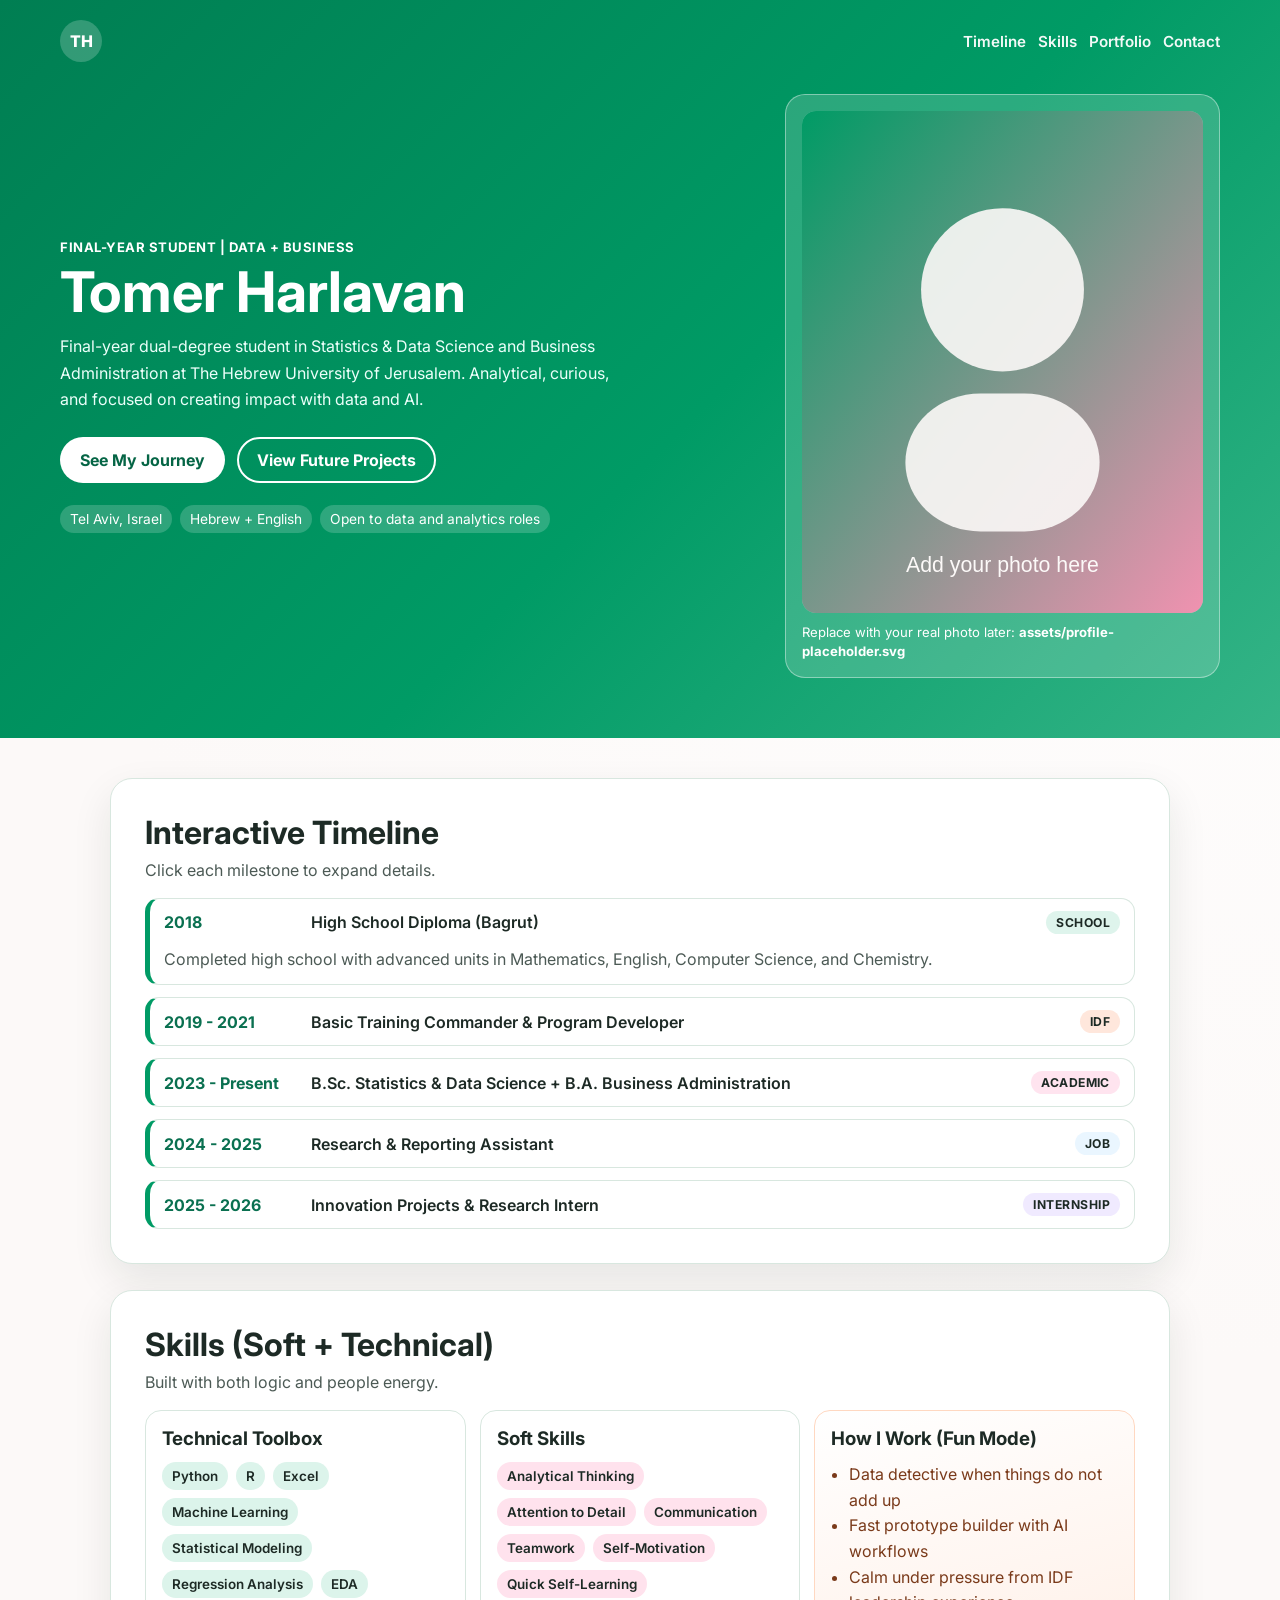
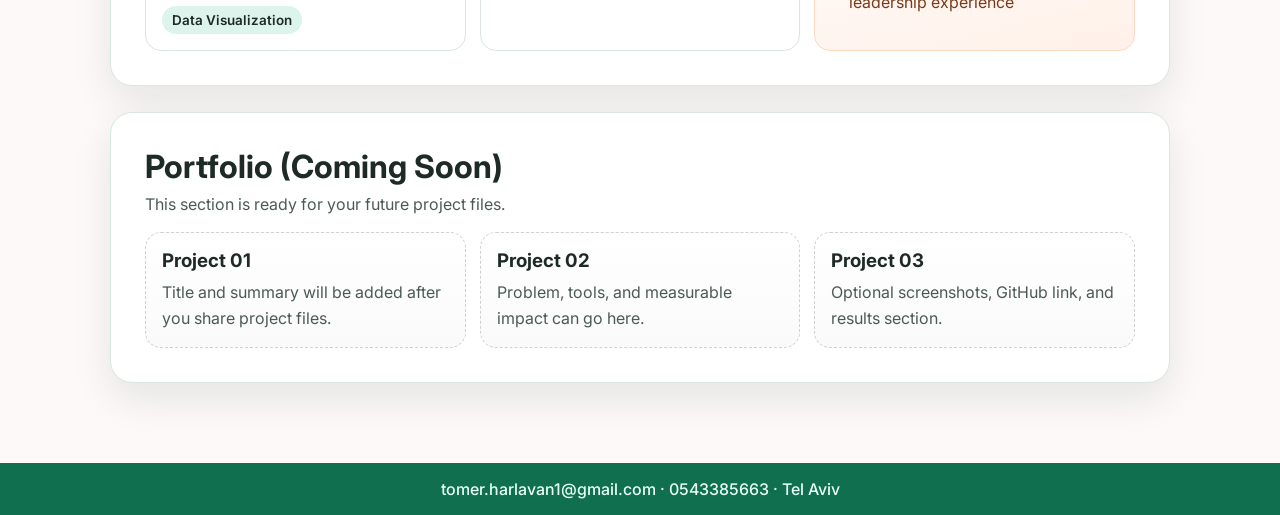
<file: index.html>
<!doctype html>
<html lang="en">
  <head>
    <meta charset="UTF-8" />
    <meta name="viewport" content="width=device-width, initial-scale=1.0" />
    <title>Tomer Harlavan | Personal Website</title>
    <link rel="preconnect" href="https://fonts.googleapis.com" />
    <link rel="preconnect" href="https://fonts.gstatic.com" crossorigin />
    <link
      href="https://fonts.googleapis.com/css2?family=Inter:wght@400;500;600;700;800&display=swap"
      rel="stylesheet"
    />
    <link rel="stylesheet" href="styles.css" />
  </head>
  <body>
    <header class="hero" id="home">
      <nav class="nav">
        <a class="brand" href="#home">TH</a>
        <div class="nav-links">
          <a href="#timeline">Timeline</a>
          <a href="#skills">Skills</a>
          <a href="#portfolio">Portfolio</a>
          <a href="#contact">Contact</a>
        </div>
      </nav>

      <div class="hero-content">
        <div class="hero-text">
          <p class="kicker">Final-Year Student | Data + Business</p>
          <h1>Tomer Harlavan</h1>
          <p class="hero-summary">
            Final-year dual-degree student in Statistics &amp; Data Science and
            Business Administration at The Hebrew University of Jerusalem.
            Analytical, curious, and focused on creating impact with data and
            AI.
          </p>
          <div class="hero-cta">
            <a class="button button-primary" href="#timeline">See My Journey</a>
            <a class="button button-secondary" href="#portfolio"
              >View Future Projects</a
            >
          </div>
          <ul class="quick-facts">
            <li>Tel Aviv, Israel</li>
            <li>Hebrew + English</li>
            <li>Open to data and analytics roles</li>
          </ul>
        </div>

        <div class="hero-photo-card">
          <img
            src="assets/profile-placeholder.svg"
            alt="Portrait of Tomer Harlavan"
          />
          <p>
            Replace with your real photo later:
            <code>assets/profile-placeholder.svg</code>
          </p>
        </div>
      </div>
    </header>

    <main class="page">
      <section class="section" id="timeline">
        <h2>Interactive Timeline</h2>
        <p class="section-intro">
          Click each milestone to expand details.
        </p>

        <div class="timeline">
          <details open>
            <summary>
              <span class="year">2018</span>
              <span class="title">High School Diploma (Bagrut)</span>
              <span class="type school">School</span>
            </summary>
            <p>
              Completed high school with advanced units in Mathematics, English,
              Computer Science, and Chemistry.
            </p>
          </details>

          <details>
            <summary>
              <span class="year">2019 - 2021</span>
              <span class="title"
                >Basic Training Commander &amp; Program Developer</span
              >
              <span class="type idf">IDF</span>
            </summary>
            <p>
              Served in Navy &amp; Magal, commanded and trained recruits, and
              designed improved training programs with senior officers in
              high-pressure operational environments.
            </p>
          </details>

          <details>
            <summary>
              <span class="year">2023 - Present</span>
              <span class="title"
                >B.Sc. Statistics &amp; Data Science + B.A. Business
                Administration</span
              >
              <span class="type academic">Academic</span>
            </summary>
            <p>
              Studying at The Hebrew University of Jerusalem. Focus areas
              include advanced statistics, probability, machine learning, linear
              regression, programming (Python/R), and financial analysis.
            </p>
          </details>

          <details>
            <summary>
              <span class="year">2024 - 2025</span>
              <span class="title">Research &amp; Reporting Assistant</span>
              <span class="type job">Job</span>
            </summary>
            <p>
              Worked with Asahi Shimbun (Japanese Newspaper): translated complex
              information into structured insights, validated data reliability,
              and supported analytical workflows for field teams.
            </p>
          </details>

          <details>
            <summary>
              <span class="year">2025 - 2026</span>
              <span class="title">Innovation Projects &amp; Research Intern</span>
              <span class="type internship">Internship</span>
            </summary>
            <p>
              At SIT, designed and deployed a custom AI assistant, translated a
              consulting methodology into structured AI behavior, and tested
              reliability through iterative stakeholder feedback.
            </p>
          </details>
        </div>
      </section>

      <section class="section" id="skills">
        <h2>Skills (Soft + Technical)</h2>
        <p class="section-intro">Built with both logic and people energy.</p>

        <div class="skills-grid">
          <article class="skill-card">
            <h3>Technical Toolbox</h3>
            <div class="chips">
              <span>Python</span><span>R</span><span>Excel</span
              ><span>Machine Learning</span><span>Statistical Modeling</span
              ><span>Regression Analysis</span><span>EDA</span
              ><span>Data Visualization</span>
            </div>
          </article>

          <article class="skill-card">
            <h3>Soft Skills</h3>
            <div class="chips soft">
              <span>Analytical Thinking</span><span>Attention to Detail</span
              ><span>Communication</span><span>Teamwork</span
              ><span>Self-Motivation</span><span>Quick Self-Learning</span>
            </div>
          </article>

          <article class="skill-card playful">
            <h3>How I Work (Fun Mode)</h3>
            <ul>
              <li>Data detective when things do not add up</li>
              <li>Fast prototype builder with AI workflows</li>
              <li>Calm under pressure from IDF leadership experience</li>
            </ul>
          </article>
        </div>
      </section>

      <section class="section" id="portfolio">
        <h2>Portfolio (Coming Soon)</h2>
        <p class="section-intro">
          This section is ready for your future project files.
        </p>
        <div class="portfolio-grid">
          <article class="project">
            <h3>Project 01</h3>
            <p>Title and summary will be added after you share project files.</p>
          </article>
          <article class="project">
            <h3>Project 02</h3>
            <p>Problem, tools, and measurable impact can go here.</p>
          </article>
          <article class="project">
            <h3>Project 03</h3>
            <p>Optional screenshots, GitHub link, and results section.</p>
          </article>
        </div>
      </section>
    </main>

    <footer id="contact">
      <p>
        tomer.harlavan1@gmail.com · 0543385663 · Tel Aviv
      </p>
    </footer>
  </body>
</html>
</file>
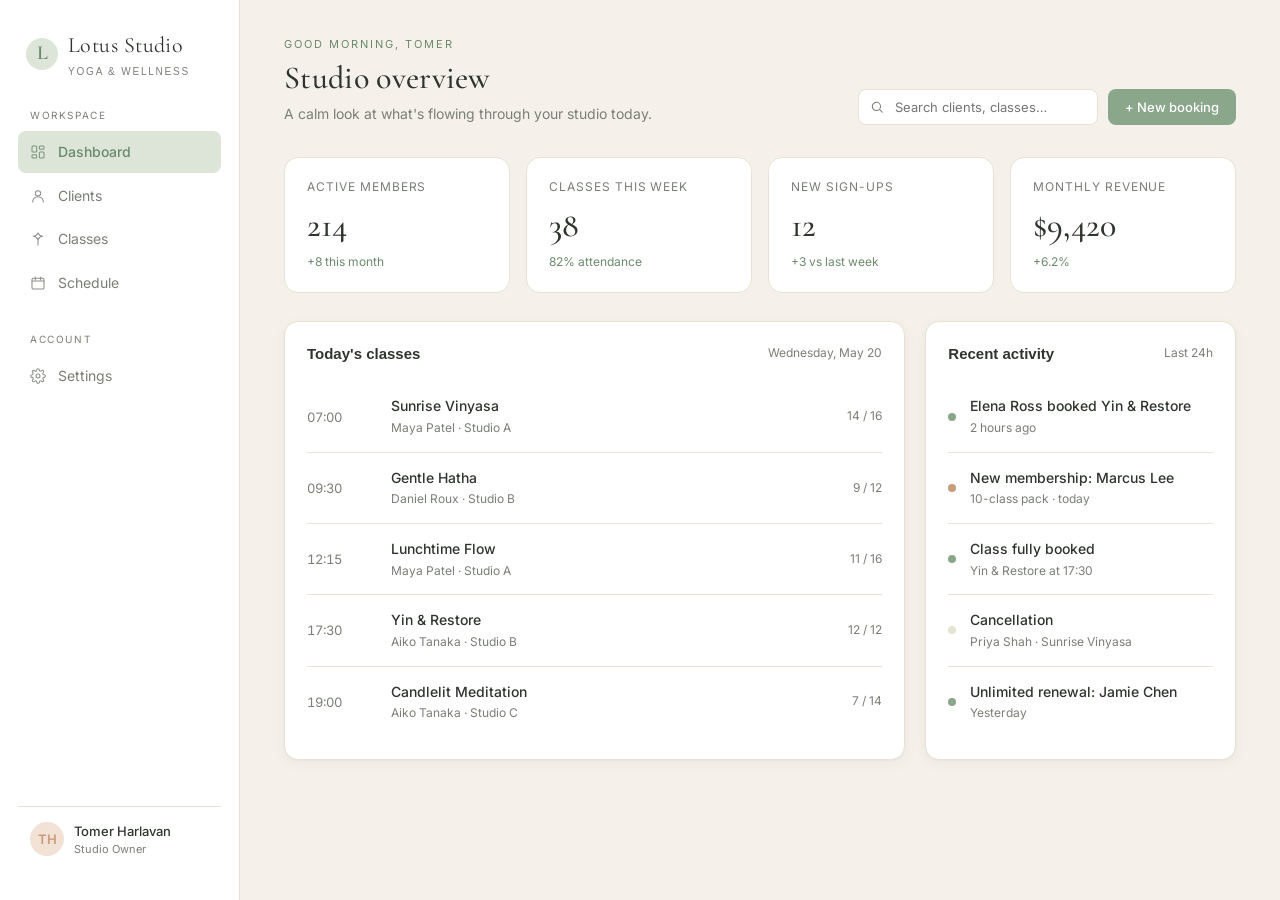
<file: yoga-crm/index.html>
<!DOCTYPE html>
<html lang="en">
<head>
  <meta charset="UTF-8">
  <meta name="viewport" content="width=device-width, initial-scale=1.0">
  <title>Dashboard · Lotus Studio</title>
  <link rel="preconnect" href="https://fonts.googleapis.com">
  <link rel="preconnect" href="https://fonts.gstatic.com" crossorigin>
  <link href="https://fonts.googleapis.com/css2?family=Cormorant+Garamond:wght@400;500;600&family=Inter:wght@400;500;600&display=swap" rel="stylesheet">
  <link rel="stylesheet" href="styles.css">
</head>
<body>
  <div class="app">
    <aside class="sidebar">
      <div class="brand">
        <div class="brand-mark">L</div>
        <div>
          <div class="brand-name">Lotus Studio</div>
          <span class="brand-sub">Yoga &amp; Wellness</span>
        </div>
      </div>

      <div>
        <div class="nav-section-label">Workspace</div>
        <nav class="nav">
          <a href="index.html" class="active">
            <svg class="nav-icon" viewBox="0 0 24 24" fill="none" stroke="currentColor" stroke-width="1.6" stroke-linecap="round" stroke-linejoin="round"><rect x="3" y="3" width="7" height="9" rx="1.5"/><rect x="14" y="3" width="7" height="5" rx="1.5"/><rect x="14" y="12" width="7" height="9" rx="1.5"/><rect x="3" y="16" width="7" height="5" rx="1.5"/></svg>
            Dashboard
          </a>
          <a href="clients.html">
            <svg class="nav-icon" viewBox="0 0 24 24" fill="none" stroke="currentColor" stroke-width="1.6" stroke-linecap="round" stroke-linejoin="round"><circle cx="12" cy="8" r="4"/><path d="M4 21c0-4.4 3.6-8 8-8s8 3.6 8 8"/></svg>
            Clients
          </a>
          <a href="classes.html">
            <svg class="nav-icon" viewBox="0 0 24 24" fill="none" stroke="currentColor" stroke-width="1.6" stroke-linecap="round" stroke-linejoin="round"><path d="M12 3c1.5 3 4 5 7 5-3 0-5.5 2-7 5-1.5-3-4-5-7-5 3 0 5.5-2 7-5z"/><path d="M12 13v8"/></svg>
            Classes
          </a>
          <a href="schedule.html">
            <svg class="nav-icon" viewBox="0 0 24 24" fill="none" stroke="currentColor" stroke-width="1.6" stroke-linecap="round" stroke-linejoin="round"><rect x="3" y="5" width="18" height="16" rx="2"/><path d="M3 9h18M8 3v4M16 3v4"/></svg>
            Schedule
          </a>
        </nav>
      </div>

      <div>
        <div class="nav-section-label">Account</div>
        <nav class="nav">
          <a href="#">
            <svg class="nav-icon" viewBox="0 0 24 24" fill="none" stroke="currentColor" stroke-width="1.6" stroke-linecap="round" stroke-linejoin="round"><circle cx="12" cy="12" r="3"/><path d="M19.4 15a1.7 1.7 0 0 0 .3 1.8l.1.1a2 2 0 1 1-2.8 2.8l-.1-.1a1.7 1.7 0 0 0-1.8-.3 1.7 1.7 0 0 0-1 1.5V21a2 2 0 1 1-4 0v-.1a1.7 1.7 0 0 0-1-1.5 1.7 1.7 0 0 0-1.8.3l-.1.1a2 2 0 1 1-2.8-2.8l.1-.1a1.7 1.7 0 0 0 .3-1.8 1.7 1.7 0 0 0-1.5-1H3a2 2 0 1 1 0-4h.1a1.7 1.7 0 0 0 1.5-1 1.7 1.7 0 0 0-.3-1.8l-.1-.1a2 2 0 1 1 2.8-2.8l.1.1a1.7 1.7 0 0 0 1.8.3h.1a1.7 1.7 0 0 0 1-1.5V3a2 2 0 1 1 4 0v.1a1.7 1.7 0 0 0 1 1.5 1.7 1.7 0 0 0 1.8-.3l.1-.1a2 2 0 1 1 2.8 2.8l-.1.1a1.7 1.7 0 0 0-.3 1.8v.1a1.7 1.7 0 0 0 1.5 1H21a2 2 0 1 1 0 4h-.1a1.7 1.7 0 0 0-1.5 1z"/></svg>
            Settings
          </a>
        </nav>
      </div>

      <div class="sidebar-footer">
        <div class="avatar">TH</div>
        <div>
          <div class="user-name">Tomer Harlavan</div>
          <div class="user-role">Studio Owner</div>
        </div>
      </div>
    </aside>

    <main class="main">
      <header class="page-header">
        <div class="page-title-block">
          <div class="eyebrow">Good morning, Tomer</div>
          <h1>Studio overview</h1>
          <p>A calm look at what's flowing through your studio today.</p>
        </div>
        <div class="page-actions">
          <div class="search">
            <svg class="search-icon" viewBox="0 0 24 24" fill="none" stroke="currentColor" stroke-width="1.8" stroke-linecap="round" stroke-linejoin="round"><circle cx="11" cy="11" r="7"/><path d="m21 21-4.3-4.3"/></svg>
            <input type="text" placeholder="Search clients, classes…">
          </div>
          <button class="btn btn-primary">+ New booking</button>
        </div>
      </header>

      <div class="stat-grid">
        <div class="stat">
          <div class="stat-label">Active members</div>
          <div class="stat-value">214</div>
          <div class="stat-delta">+8 this month</div>
        </div>
        <div class="stat">
          <div class="stat-label">Classes this week</div>
          <div class="stat-value">38</div>
          <div class="stat-delta">82% attendance</div>
        </div>
        <div class="stat">
          <div class="stat-label">New sign-ups</div>
          <div class="stat-value">12</div>
          <div class="stat-delta">+3 vs last week</div>
        </div>
        <div class="stat">
          <div class="stat-label">Monthly revenue</div>
          <div class="stat-value">$9,420</div>
          <div class="stat-delta">+6.2%</div>
        </div>
      </div>

      <div class="two-col">
        <div class="card">
          <div class="card-header">
            <h3>Today's classes</h3>
            <span class="meta">Wednesday, May 20</span>
          </div>
          <ul class="list">
            <li>
              <div class="list-time">07:00</div>
              <div class="list-main">
                <div class="list-title">Sunrise Vinyasa</div>
                <div class="list-sub">Maya Patel · Studio A</div>
              </div>
              <div class="list-meta">14 / 16</div>
            </li>
            <li>
              <div class="list-time">09:30</div>
              <div class="list-main">
                <div class="list-title">Gentle Hatha</div>
                <div class="list-sub">Daniel Roux · Studio B</div>
              </div>
              <div class="list-meta">9 / 12</div>
            </li>
            <li>
              <div class="list-time">12:15</div>
              <div class="list-main">
                <div class="list-title">Lunchtime Flow</div>
                <div class="list-sub">Maya Patel · Studio A</div>
              </div>
              <div class="list-meta">11 / 16</div>
            </li>
            <li>
              <div class="list-time">17:30</div>
              <div class="list-main">
                <div class="list-title">Yin &amp; Restore</div>
                <div class="list-sub">Aiko Tanaka · Studio B</div>
              </div>
              <div class="list-meta">12 / 12</div>
            </li>
            <li>
              <div class="list-time">19:00</div>
              <div class="list-main">
                <div class="list-title">Candlelit Meditation</div>
                <div class="list-sub">Aiko Tanaka · Studio C</div>
              </div>
              <div class="list-meta">7 / 14</div>
            </li>
          </ul>
        </div>

        <div class="card">
          <div class="card-header">
            <h3>Recent activity</h3>
            <span class="meta">Last 24h</span>
          </div>
          <ul class="list">
            <li>
              <div class="activity-dot"></div>
              <div class="list-main">
                <div class="list-title">Elena Ross booked Yin &amp; Restore</div>
                <div class="list-sub">2 hours ago</div>
              </div>
            </li>
            <li>
              <div class="activity-dot terracotta"></div>
              <div class="list-main">
                <div class="list-title">New membership: Marcus Lee</div>
                <div class="list-sub">10-class pack · today</div>
              </div>
            </li>
            <li>
              <div class="activity-dot"></div>
              <div class="list-main">
                <div class="list-title">Class fully booked</div>
                <div class="list-sub">Yin &amp; Restore at 17:30</div>
              </div>
            </li>
            <li>
              <div class="activity-dot muted"></div>
              <div class="list-main">
                <div class="list-title">Cancellation</div>
                <div class="list-sub">Priya Shah · Sunrise Vinyasa</div>
              </div>
            </li>
            <li>
              <div class="activity-dot"></div>
              <div class="list-main">
                <div class="list-title">Unlimited renewal: Jamie Chen</div>
                <div class="list-sub">Yesterday</div>
              </div>
            </li>
          </ul>
        </div>
      </div>
    </main>
  </div>
</body>
</html>
</file>
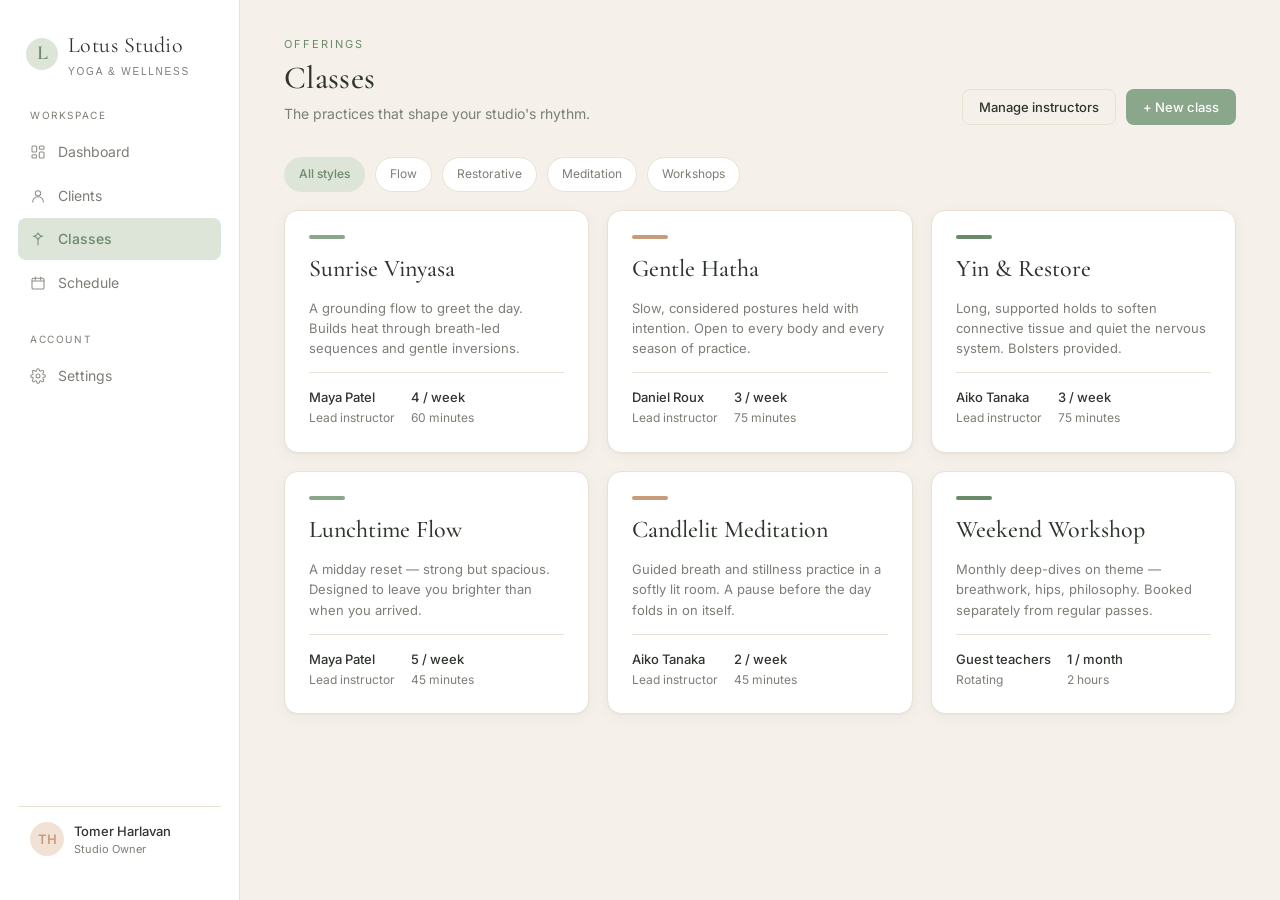
<file: yoga-crm/classes.html>
<!DOCTYPE html>
<html lang="en">
<head>
  <meta charset="UTF-8">
  <meta name="viewport" content="width=device-width, initial-scale=1.0">
  <title>Classes · Lotus Studio</title>
  <link rel="preconnect" href="https://fonts.googleapis.com">
  <link rel="preconnect" href="https://fonts.gstatic.com" crossorigin>
  <link href="https://fonts.googleapis.com/css2?family=Cormorant+Garamond:wght@400;500;600&family=Inter:wght@400;500;600&display=swap" rel="stylesheet">
  <link rel="stylesheet" href="styles.css">
</head>
<body>
  <div class="app">
    <aside class="sidebar">
      <div class="brand">
        <div class="brand-mark">L</div>
        <div>
          <div class="brand-name">Lotus Studio</div>
          <span class="brand-sub">Yoga &amp; Wellness</span>
        </div>
      </div>

      <div>
        <div class="nav-section-label">Workspace</div>
        <nav class="nav">
          <a href="index.html">
            <svg class="nav-icon" viewBox="0 0 24 24" fill="none" stroke="currentColor" stroke-width="1.6" stroke-linecap="round" stroke-linejoin="round"><rect x="3" y="3" width="7" height="9" rx="1.5"/><rect x="14" y="3" width="7" height="5" rx="1.5"/><rect x="14" y="12" width="7" height="9" rx="1.5"/><rect x="3" y="16" width="7" height="5" rx="1.5"/></svg>
            Dashboard
          </a>
          <a href="clients.html">
            <svg class="nav-icon" viewBox="0 0 24 24" fill="none" stroke="currentColor" stroke-width="1.6" stroke-linecap="round" stroke-linejoin="round"><circle cx="12" cy="8" r="4"/><path d="M4 21c0-4.4 3.6-8 8-8s8 3.6 8 8"/></svg>
            Clients
          </a>
          <a href="classes.html" class="active">
            <svg class="nav-icon" viewBox="0 0 24 24" fill="none" stroke="currentColor" stroke-width="1.6" stroke-linecap="round" stroke-linejoin="round"><path d="M12 3c1.5 3 4 5 7 5-3 0-5.5 2-7 5-1.5-3-4-5-7-5 3 0 5.5-2 7-5z"/><path d="M12 13v8"/></svg>
            Classes
          </a>
          <a href="schedule.html">
            <svg class="nav-icon" viewBox="0 0 24 24" fill="none" stroke="currentColor" stroke-width="1.6" stroke-linecap="round" stroke-linejoin="round"><rect x="3" y="5" width="18" height="16" rx="2"/><path d="M3 9h18M8 3v4M16 3v4"/></svg>
            Schedule
          </a>
        </nav>
      </div>

      <div>
        <div class="nav-section-label">Account</div>
        <nav class="nav">
          <a href="#">
            <svg class="nav-icon" viewBox="0 0 24 24" fill="none" stroke="currentColor" stroke-width="1.6" stroke-linecap="round" stroke-linejoin="round"><circle cx="12" cy="12" r="3"/><path d="M19.4 15a1.7 1.7 0 0 0 .3 1.8l.1.1a2 2 0 1 1-2.8 2.8l-.1-.1a1.7 1.7 0 0 0-1.8-.3 1.7 1.7 0 0 0-1 1.5V21a2 2 0 1 1-4 0v-.1a1.7 1.7 0 0 0-1-1.5 1.7 1.7 0 0 0-1.8.3l-.1.1a2 2 0 1 1-2.8-2.8l.1-.1a1.7 1.7 0 0 0 .3-1.8 1.7 1.7 0 0 0-1.5-1H3a2 2 0 1 1 0-4h.1a1.7 1.7 0 0 0 1.5-1 1.7 1.7 0 0 0-.3-1.8l-.1-.1a2 2 0 1 1 2.8-2.8l.1.1a1.7 1.7 0 0 0 1.8.3h.1a1.7 1.7 0 0 0 1-1.5V3a2 2 0 1 1 4 0v.1a1.7 1.7 0 0 0 1 1.5 1.7 1.7 0 0 0 1.8-.3l.1-.1a2 2 0 1 1 2.8 2.8l-.1.1a1.7 1.7 0 0 0-.3 1.8v.1a1.7 1.7 0 0 0 1.5 1H21a2 2 0 1 1 0 4h-.1a1.7 1.7 0 0 0-1.5 1z"/></svg>
            Settings
          </a>
        </nav>
      </div>

      <div class="sidebar-footer">
        <div class="avatar">TH</div>
        <div>
          <div class="user-name">Tomer Harlavan</div>
          <div class="user-role">Studio Owner</div>
        </div>
      </div>
    </aside>

    <main class="main">
      <header class="page-header">
        <div class="page-title-block">
          <div class="eyebrow">Offerings</div>
          <h1>Classes</h1>
          <p>The practices that shape your studio's rhythm.</p>
        </div>
        <div class="page-actions">
          <button class="btn btn-ghost">Manage instructors</button>
          <button class="btn btn-primary">+ New class</button>
        </div>
      </header>

      <div class="filters">
        <span class="chip active">All styles</span>
        <span class="chip">Flow</span>
        <span class="chip">Restorative</span>
        <span class="chip">Meditation</span>
        <span class="chip">Workshops</span>
      </div>

      <div class="class-grid">
        <div class="class-card">
          <div class="accent"></div>
          <h3>Sunrise Vinyasa</h3>
          <p>A grounding flow to greet the day. Builds heat through breath-led sequences and gentle inversions.</p>
          <div class="class-meta">
            <div>
              <strong>Maya Patel</strong>
              Lead instructor
            </div>
            <div>
              <strong>4 / week</strong>
              60 minutes
            </div>
          </div>
        </div>

        <div class="class-card terracotta">
          <div class="accent"></div>
          <h3>Gentle Hatha</h3>
          <p>Slow, considered postures held with intention. Open to every body and every season of practice.</p>
          <div class="class-meta">
            <div>
              <strong>Daniel Roux</strong>
              Lead instructor
            </div>
            <div>
              <strong>3 / week</strong>
              75 minutes
            </div>
          </div>
        </div>

        <div class="class-card deep">
          <div class="accent"></div>
          <h3>Yin &amp; Restore</h3>
          <p>Long, supported holds to soften connective tissue and quiet the nervous system. Bolsters provided.</p>
          <div class="class-meta">
            <div>
              <strong>Aiko Tanaka</strong>
              Lead instructor
            </div>
            <div>
              <strong>3 / week</strong>
              75 minutes
            </div>
          </div>
        </div>

        <div class="class-card">
          <div class="accent"></div>
          <h3>Lunchtime Flow</h3>
          <p>A midday reset — strong but spacious. Designed to leave you brighter than when you arrived.</p>
          <div class="class-meta">
            <div>
              <strong>Maya Patel</strong>
              Lead instructor
            </div>
            <div>
              <strong>5 / week</strong>
              45 minutes
            </div>
          </div>
        </div>

        <div class="class-card terracotta">
          <div class="accent"></div>
          <h3>Candlelit Meditation</h3>
          <p>Guided breath and stillness practice in a softly lit room. A pause before the day folds in on itself.</p>
          <div class="class-meta">
            <div>
              <strong>Aiko Tanaka</strong>
              Lead instructor
            </div>
            <div>
              <strong>2 / week</strong>
              45 minutes
            </div>
          </div>
        </div>

        <div class="class-card deep">
          <div class="accent"></div>
          <h3>Weekend Workshop</h3>
          <p>Monthly deep-dives on theme — breathwork, hips, philosophy. Booked separately from regular passes.</p>
          <div class="class-meta">
            <div>
              <strong>Guest teachers</strong>
              Rotating
            </div>
            <div>
              <strong>1 / month</strong>
              2 hours
            </div>
          </div>
        </div>
      </div>
    </main>
  </div>
</body>
</html>
</file>
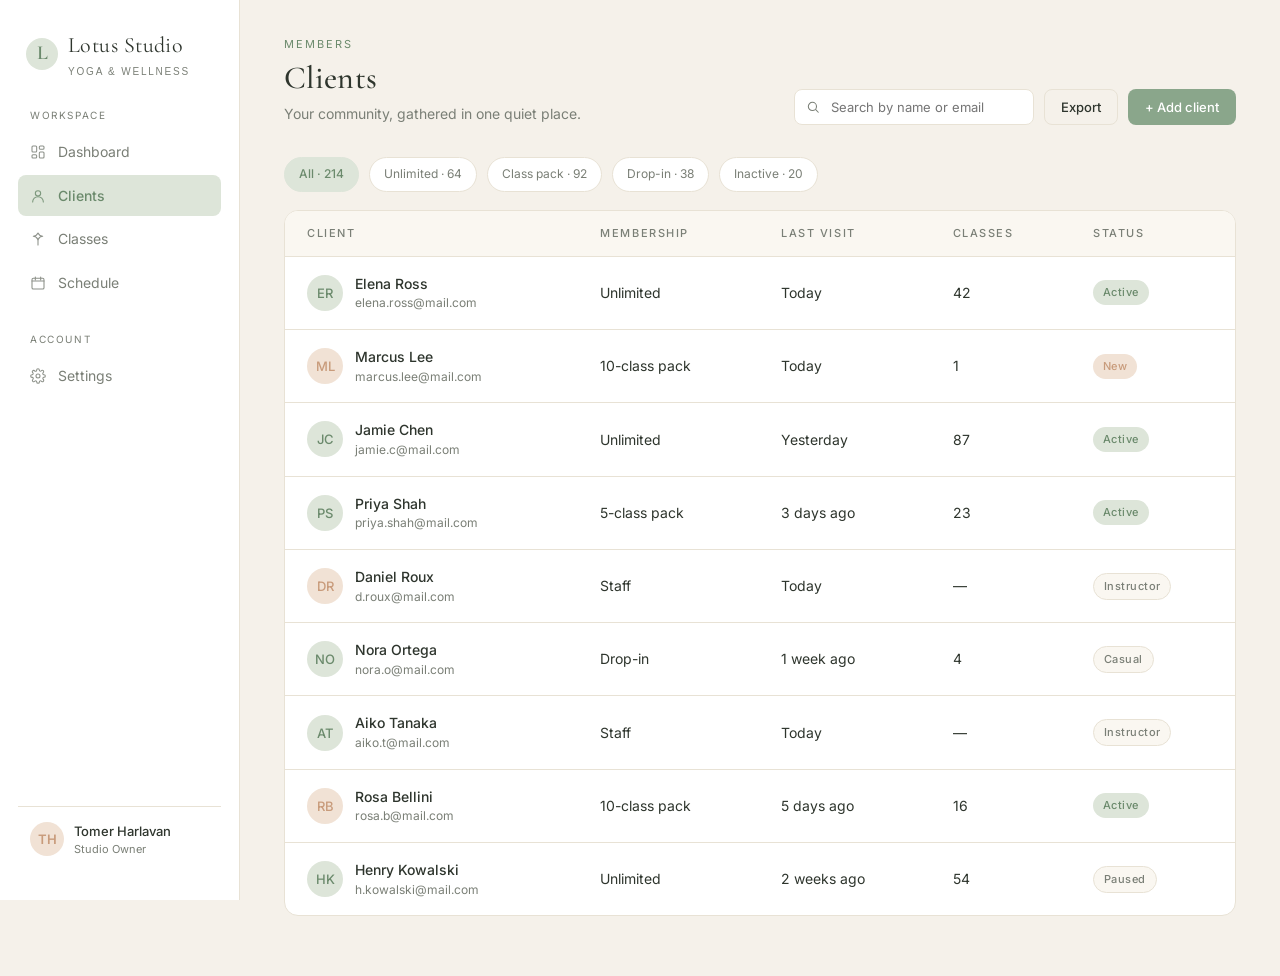
<file: yoga-crm/clients.html>
<!DOCTYPE html>
<html lang="en">
<head>
  <meta charset="UTF-8">
  <meta name="viewport" content="width=device-width, initial-scale=1.0">
  <title>Clients · Lotus Studio</title>
  <link rel="preconnect" href="https://fonts.googleapis.com">
  <link rel="preconnect" href="https://fonts.gstatic.com" crossorigin>
  <link href="https://fonts.googleapis.com/css2?family=Cormorant+Garamond:wght@400;500;600&family=Inter:wght@400;500;600&display=swap" rel="stylesheet">
  <link rel="stylesheet" href="styles.css">
</head>
<body>
  <div class="app">
    <aside class="sidebar">
      <div class="brand">
        <div class="brand-mark">L</div>
        <div>
          <div class="brand-name">Lotus Studio</div>
          <span class="brand-sub">Yoga &amp; Wellness</span>
        </div>
      </div>

      <div>
        <div class="nav-section-label">Workspace</div>
        <nav class="nav">
          <a href="index.html">
            <svg class="nav-icon" viewBox="0 0 24 24" fill="none" stroke="currentColor" stroke-width="1.6" stroke-linecap="round" stroke-linejoin="round"><rect x="3" y="3" width="7" height="9" rx="1.5"/><rect x="14" y="3" width="7" height="5" rx="1.5"/><rect x="14" y="12" width="7" height="9" rx="1.5"/><rect x="3" y="16" width="7" height="5" rx="1.5"/></svg>
            Dashboard
          </a>
          <a href="clients.html" class="active">
            <svg class="nav-icon" viewBox="0 0 24 24" fill="none" stroke="currentColor" stroke-width="1.6" stroke-linecap="round" stroke-linejoin="round"><circle cx="12" cy="8" r="4"/><path d="M4 21c0-4.4 3.6-8 8-8s8 3.6 8 8"/></svg>
            Clients
          </a>
          <a href="classes.html">
            <svg class="nav-icon" viewBox="0 0 24 24" fill="none" stroke="currentColor" stroke-width="1.6" stroke-linecap="round" stroke-linejoin="round"><path d="M12 3c1.5 3 4 5 7 5-3 0-5.5 2-7 5-1.5-3-4-5-7-5 3 0 5.5-2 7-5z"/><path d="M12 13v8"/></svg>
            Classes
          </a>
          <a href="schedule.html">
            <svg class="nav-icon" viewBox="0 0 24 24" fill="none" stroke="currentColor" stroke-width="1.6" stroke-linecap="round" stroke-linejoin="round"><rect x="3" y="5" width="18" height="16" rx="2"/><path d="M3 9h18M8 3v4M16 3v4"/></svg>
            Schedule
          </a>
        </nav>
      </div>

      <div>
        <div class="nav-section-label">Account</div>
        <nav class="nav">
          <a href="#">
            <svg class="nav-icon" viewBox="0 0 24 24" fill="none" stroke="currentColor" stroke-width="1.6" stroke-linecap="round" stroke-linejoin="round"><circle cx="12" cy="12" r="3"/><path d="M19.4 15a1.7 1.7 0 0 0 .3 1.8l.1.1a2 2 0 1 1-2.8 2.8l-.1-.1a1.7 1.7 0 0 0-1.8-.3 1.7 1.7 0 0 0-1 1.5V21a2 2 0 1 1-4 0v-.1a1.7 1.7 0 0 0-1-1.5 1.7 1.7 0 0 0-1.8.3l-.1.1a2 2 0 1 1-2.8-2.8l.1-.1a1.7 1.7 0 0 0 .3-1.8 1.7 1.7 0 0 0-1.5-1H3a2 2 0 1 1 0-4h.1a1.7 1.7 0 0 0 1.5-1 1.7 1.7 0 0 0-.3-1.8l-.1-.1a2 2 0 1 1 2.8-2.8l.1.1a1.7 1.7 0 0 0 1.8.3h.1a1.7 1.7 0 0 0 1-1.5V3a2 2 0 1 1 4 0v.1a1.7 1.7 0 0 0 1 1.5 1.7 1.7 0 0 0 1.8-.3l.1-.1a2 2 0 1 1 2.8 2.8l-.1.1a1.7 1.7 0 0 0-.3 1.8v.1a1.7 1.7 0 0 0 1.5 1H21a2 2 0 1 1 0 4h-.1a1.7 1.7 0 0 0-1.5 1z"/></svg>
            Settings
          </a>
        </nav>
      </div>

      <div class="sidebar-footer">
        <div class="avatar">TH</div>
        <div>
          <div class="user-name">Tomer Harlavan</div>
          <div class="user-role">Studio Owner</div>
        </div>
      </div>
    </aside>

    <main class="main">
      <header class="page-header">
        <div class="page-title-block">
          <div class="eyebrow">Members</div>
          <h1>Clients</h1>
          <p>Your community, gathered in one quiet place.</p>
        </div>
        <div class="page-actions">
          <div class="search">
            <svg class="search-icon" viewBox="0 0 24 24" fill="none" stroke="currentColor" stroke-width="1.8" stroke-linecap="round" stroke-linejoin="round"><circle cx="11" cy="11" r="7"/><path d="m21 21-4.3-4.3"/></svg>
            <input type="text" placeholder="Search by name or email">
          </div>
          <button class="btn btn-ghost">Export</button>
          <button class="btn btn-primary">+ Add client</button>
        </div>
      </header>

      <div class="filters">
        <span class="chip active">All · 214</span>
        <span class="chip">Unlimited · 64</span>
        <span class="chip">Class pack · 92</span>
        <span class="chip">Drop-in · 38</span>
        <span class="chip">Inactive · 20</span>
      </div>

      <div class="table-wrap">
        <table>
          <thead>
            <tr>
              <th>Client</th>
              <th>Membership</th>
              <th>Last visit</th>
              <th>Classes</th>
              <th>Status</th>
            </tr>
          </thead>
          <tbody>
            <tr>
              <td>
                <div class="client-cell">
                  <div class="client-avatar">ER</div>
                  <div>
                    <div class="client-name">Elena Ross</div>
                    <div class="client-email">elena.ross@mail.com</div>
                  </div>
                </div>
              </td>
              <td>Unlimited</td>
              <td>Today</td>
              <td>42</td>
              <td><span class="badge badge-sage">Active</span></td>
            </tr>
            <tr>
              <td>
                <div class="client-cell">
                  <div class="client-avatar t">ML</div>
                  <div>
                    <div class="client-name">Marcus Lee</div>
                    <div class="client-email">marcus.lee@mail.com</div>
                  </div>
                </div>
              </td>
              <td>10-class pack</td>
              <td>Today</td>
              <td>1</td>
              <td><span class="badge badge-terracotta">New</span></td>
            </tr>
            <tr>
              <td>
                <div class="client-cell">
                  <div class="client-avatar">JC</div>
                  <div>
                    <div class="client-name">Jamie Chen</div>
                    <div class="client-email">jamie.c@mail.com</div>
                  </div>
                </div>
              </td>
              <td>Unlimited</td>
              <td>Yesterday</td>
              <td>87</td>
              <td><span class="badge badge-sage">Active</span></td>
            </tr>
            <tr>
              <td>
                <div class="client-cell">
                  <div class="client-avatar">PS</div>
                  <div>
                    <div class="client-name">Priya Shah</div>
                    <div class="client-email">priya.shah@mail.com</div>
                  </div>
                </div>
              </td>
              <td>5-class pack</td>
              <td>3 days ago</td>
              <td>23</td>
              <td><span class="badge badge-sage">Active</span></td>
            </tr>
            <tr>
              <td>
                <div class="client-cell">
                  <div class="client-avatar t">DR</div>
                  <div>
                    <div class="client-name">Daniel Roux</div>
                    <div class="client-email">d.roux@mail.com</div>
                  </div>
                </div>
              </td>
              <td>Staff</td>
              <td>Today</td>
              <td>—</td>
              <td><span class="badge badge-muted">Instructor</span></td>
            </tr>
            <tr>
              <td>
                <div class="client-cell">
                  <div class="client-avatar">NO</div>
                  <div>
                    <div class="client-name">Nora Ortega</div>
                    <div class="client-email">nora.o@mail.com</div>
                  </div>
                </div>
              </td>
              <td>Drop-in</td>
              <td>1 week ago</td>
              <td>4</td>
              <td><span class="badge badge-muted">Casual</span></td>
            </tr>
            <tr>
              <td>
                <div class="client-cell">
                  <div class="client-avatar">AT</div>
                  <div>
                    <div class="client-name">Aiko Tanaka</div>
                    <div class="client-email">aiko.t@mail.com</div>
                  </div>
                </div>
              </td>
              <td>Staff</td>
              <td>Today</td>
              <td>—</td>
              <td><span class="badge badge-muted">Instructor</span></td>
            </tr>
            <tr>
              <td>
                <div class="client-cell">
                  <div class="client-avatar t">RB</div>
                  <div>
                    <div class="client-name">Rosa Bellini</div>
                    <div class="client-email">rosa.b@mail.com</div>
                  </div>
                </div>
              </td>
              <td>10-class pack</td>
              <td>5 days ago</td>
              <td>16</td>
              <td><span class="badge badge-sage">Active</span></td>
            </tr>
            <tr>
              <td>
                <div class="client-cell">
                  <div class="client-avatar">HK</div>
                  <div>
                    <div class="client-name">Henry Kowalski</div>
                    <div class="client-email">h.kowalski@mail.com</div>
                  </div>
                </div>
              </td>
              <td>Unlimited</td>
              <td>2 weeks ago</td>
              <td>54</td>
              <td><span class="badge badge-muted">Paused</span></td>
            </tr>
          </tbody>
        </table>
      </div>
    </main>
  </div>
</body>
</html>
</file>
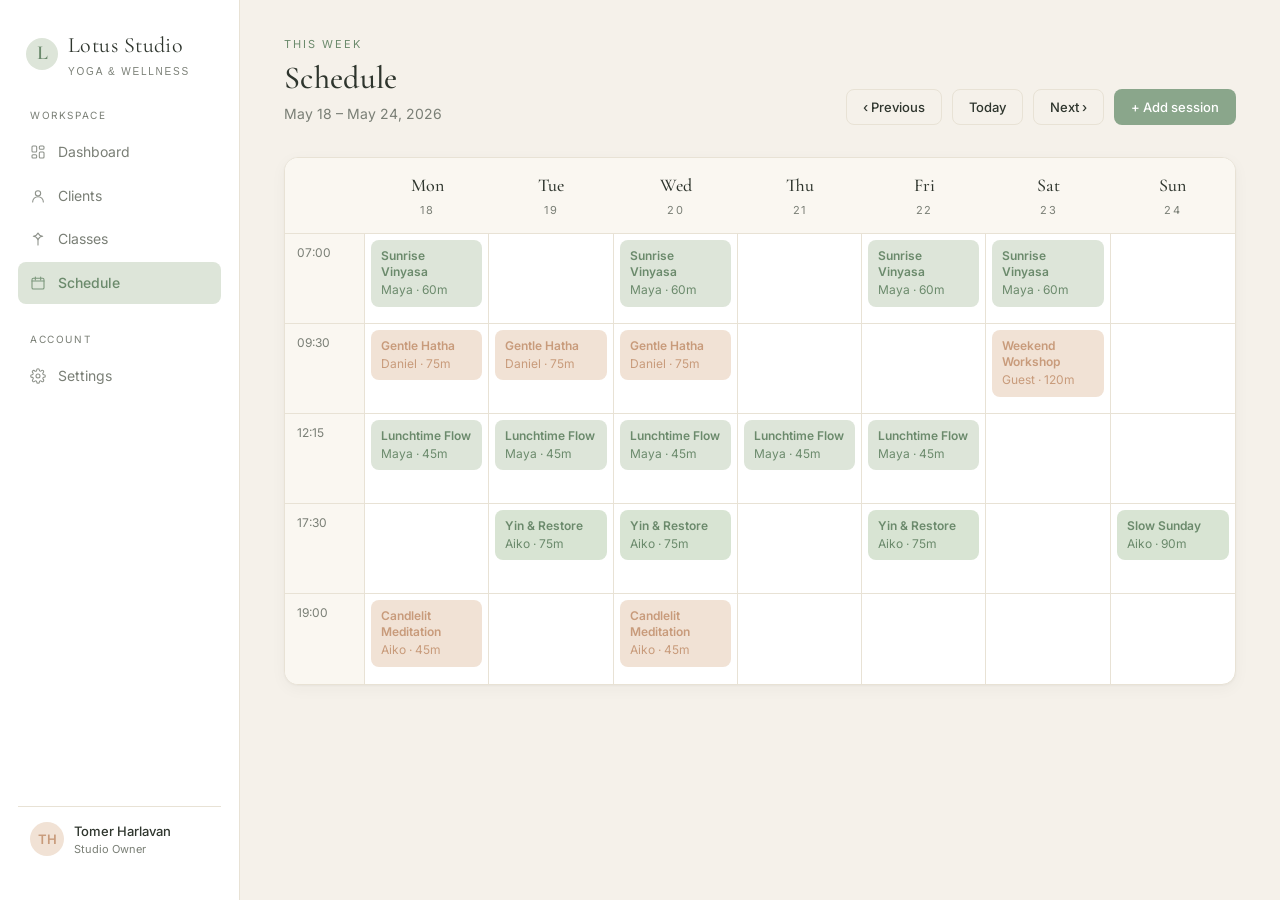
<file: yoga-crm/schedule.html>
<!DOCTYPE html>
<html lang="en">
<head>
  <meta charset="UTF-8">
  <meta name="viewport" content="width=device-width, initial-scale=1.0">
  <title>Schedule · Lotus Studio</title>
  <link rel="preconnect" href="https://fonts.googleapis.com">
  <link rel="preconnect" href="https://fonts.gstatic.com" crossorigin>
  <link href="https://fonts.googleapis.com/css2?family=Cormorant+Garamond:wght@400;500;600&family=Inter:wght@400;500;600&display=swap" rel="stylesheet">
  <link rel="stylesheet" href="styles.css">
</head>
<body>
  <div class="app">
    <aside class="sidebar">
      <div class="brand">
        <div class="brand-mark">L</div>
        <div>
          <div class="brand-name">Lotus Studio</div>
          <span class="brand-sub">Yoga &amp; Wellness</span>
        </div>
      </div>

      <div>
        <div class="nav-section-label">Workspace</div>
        <nav class="nav">
          <a href="index.html">
            <svg class="nav-icon" viewBox="0 0 24 24" fill="none" stroke="currentColor" stroke-width="1.6" stroke-linecap="round" stroke-linejoin="round"><rect x="3" y="3" width="7" height="9" rx="1.5"/><rect x="14" y="3" width="7" height="5" rx="1.5"/><rect x="14" y="12" width="7" height="9" rx="1.5"/><rect x="3" y="16" width="7" height="5" rx="1.5"/></svg>
            Dashboard
          </a>
          <a href="clients.html">
            <svg class="nav-icon" viewBox="0 0 24 24" fill="none" stroke="currentColor" stroke-width="1.6" stroke-linecap="round" stroke-linejoin="round"><circle cx="12" cy="8" r="4"/><path d="M4 21c0-4.4 3.6-8 8-8s8 3.6 8 8"/></svg>
            Clients
          </a>
          <a href="classes.html">
            <svg class="nav-icon" viewBox="0 0 24 24" fill="none" stroke="currentColor" stroke-width="1.6" stroke-linecap="round" stroke-linejoin="round"><path d="M12 3c1.5 3 4 5 7 5-3 0-5.5 2-7 5-1.5-3-4-5-7-5 3 0 5.5-2 7-5z"/><path d="M12 13v8"/></svg>
            Classes
          </a>
          <a href="schedule.html" class="active">
            <svg class="nav-icon" viewBox="0 0 24 24" fill="none" stroke="currentColor" stroke-width="1.6" stroke-linecap="round" stroke-linejoin="round"><rect x="3" y="5" width="18" height="16" rx="2"/><path d="M3 9h18M8 3v4M16 3v4"/></svg>
            Schedule
          </a>
        </nav>
      </div>

      <div>
        <div class="nav-section-label">Account</div>
        <nav class="nav">
          <a href="#">
            <svg class="nav-icon" viewBox="0 0 24 24" fill="none" stroke="currentColor" stroke-width="1.6" stroke-linecap="round" stroke-linejoin="round"><circle cx="12" cy="12" r="3"/><path d="M19.4 15a1.7 1.7 0 0 0 .3 1.8l.1.1a2 2 0 1 1-2.8 2.8l-.1-.1a1.7 1.7 0 0 0-1.8-.3 1.7 1.7 0 0 0-1 1.5V21a2 2 0 1 1-4 0v-.1a1.7 1.7 0 0 0-1-1.5 1.7 1.7 0 0 0-1.8.3l-.1.1a2 2 0 1 1-2.8-2.8l.1-.1a1.7 1.7 0 0 0 .3-1.8 1.7 1.7 0 0 0-1.5-1H3a2 2 0 1 1 0-4h.1a1.7 1.7 0 0 0 1.5-1 1.7 1.7 0 0 0-.3-1.8l-.1-.1a2 2 0 1 1 2.8-2.8l.1.1a1.7 1.7 0 0 0 1.8.3h.1a1.7 1.7 0 0 0 1-1.5V3a2 2 0 1 1 4 0v.1a1.7 1.7 0 0 0 1 1.5 1.7 1.7 0 0 0 1.8-.3l.1-.1a2 2 0 1 1 2.8 2.8l-.1.1a1.7 1.7 0 0 0-.3 1.8v.1a1.7 1.7 0 0 0 1.5 1H21a2 2 0 1 1 0 4h-.1a1.7 1.7 0 0 0-1.5 1z"/></svg>
            Settings
          </a>
        </nav>
      </div>

      <div class="sidebar-footer">
        <div class="avatar">TH</div>
        <div>
          <div class="user-name">Tomer Harlavan</div>
          <div class="user-role">Studio Owner</div>
        </div>
      </div>
    </aside>

    <main class="main">
      <header class="page-header">
        <div class="page-title-block">
          <div class="eyebrow">This week</div>
          <h1>Schedule</h1>
          <p>May 18 – May 24, 2026</p>
        </div>
        <div class="page-actions">
          <button class="btn btn-ghost">‹ Previous</button>
          <button class="btn btn-ghost">Today</button>
          <button class="btn btn-ghost">Next ›</button>
          <button class="btn btn-primary">+ Add session</button>
        </div>
      </header>

      <div class="schedule">
        <div class="schedule-head">
          <div></div>
          <div><span class="day-name">Mon</span>18</div>
          <div><span class="day-name">Tue</span>19</div>
          <div><span class="day-name">Wed</span>20</div>
          <div><span class="day-name">Thu</span>21</div>
          <div><span class="day-name">Fri</span>22</div>
          <div><span class="day-name">Sat</span>23</div>
          <div><span class="day-name">Sun</span>24</div>
        </div>

        <div class="schedule-row">
          <div class="schedule-time">07:00</div>
          <div class="schedule-cell"><div class="session"><strong>Sunrise Vinyasa</strong>Maya · 60m</div></div>
          <div class="schedule-cell"></div>
          <div class="schedule-cell"><div class="session"><strong>Sunrise Vinyasa</strong>Maya · 60m</div></div>
          <div class="schedule-cell"></div>
          <div class="schedule-cell"><div class="session"><strong>Sunrise Vinyasa</strong>Maya · 60m</div></div>
          <div class="schedule-cell"><div class="session"><strong>Sunrise Vinyasa</strong>Maya · 60m</div></div>
          <div class="schedule-cell"></div>
        </div>

        <div class="schedule-row">
          <div class="schedule-time">09:30</div>
          <div class="schedule-cell"><div class="session terracotta"><strong>Gentle Hatha</strong>Daniel · 75m</div></div>
          <div class="schedule-cell"><div class="session terracotta"><strong>Gentle Hatha</strong>Daniel · 75m</div></div>
          <div class="schedule-cell"><div class="session terracotta"><strong>Gentle Hatha</strong>Daniel · 75m</div></div>
          <div class="schedule-cell"></div>
          <div class="schedule-cell"></div>
          <div class="schedule-cell"><div class="session terracotta"><strong>Weekend Workshop</strong>Guest · 120m</div></div>
          <div class="schedule-cell"></div>
        </div>

        <div class="schedule-row">
          <div class="schedule-time">12:15</div>
          <div class="schedule-cell"><div class="session"><strong>Lunchtime Flow</strong>Maya · 45m</div></div>
          <div class="schedule-cell"><div class="session"><strong>Lunchtime Flow</strong>Maya · 45m</div></div>
          <div class="schedule-cell"><div class="session"><strong>Lunchtime Flow</strong>Maya · 45m</div></div>
          <div class="schedule-cell"><div class="session"><strong>Lunchtime Flow</strong>Maya · 45m</div></div>
          <div class="schedule-cell"><div class="session"><strong>Lunchtime Flow</strong>Maya · 45m</div></div>
          <div class="schedule-cell"></div>
          <div class="schedule-cell"></div>
        </div>

        <div class="schedule-row">
          <div class="schedule-time">17:30</div>
          <div class="schedule-cell"></div>
          <div class="schedule-cell"><div class="session deep"><strong>Yin &amp; Restore</strong>Aiko · 75m</div></div>
          <div class="schedule-cell"><div class="session deep"><strong>Yin &amp; Restore</strong>Aiko · 75m</div></div>
          <div class="schedule-cell"></div>
          <div class="schedule-cell"><div class="session deep"><strong>Yin &amp; Restore</strong>Aiko · 75m</div></div>
          <div class="schedule-cell"></div>
          <div class="schedule-cell"><div class="session deep"><strong>Slow Sunday</strong>Aiko · 90m</div></div>
        </div>

        <div class="schedule-row">
          <div class="schedule-time">19:00</div>
          <div class="schedule-cell"><div class="session terracotta"><strong>Candlelit Meditation</strong>Aiko · 45m</div></div>
          <div class="schedule-cell"></div>
          <div class="schedule-cell"><div class="session terracotta"><strong>Candlelit Meditation</strong>Aiko · 45m</div></div>
          <div class="schedule-cell"></div>
          <div class="schedule-cell"></div>
          <div class="schedule-cell"></div>
          <div class="schedule-cell"></div>
        </div>
      </div>
    </main>
  </div>
</body>
</html>
</file>
<file: styles.css>
:root {
  --primary: #009b65;
  --secondary: #e86d2d;
  --tertiary: #f092b0;
  --neutral: #fcf9f8;
  --ink: #1d2a25;
  --muted: #4c5a55;
  --line: #d8e7df;
  --card: #ffffff;
  --shadow: 0 16px 40px rgba(0, 33, 21, 0.09);
}

* {
  box-sizing: border-box;
}

html {
  scroll-behavior: smooth;
}

body {
  margin: 0;
  font-family: "Inter", sans-serif;
  color: var(--ink);
  background: radial-gradient(circle at top right, #ffffff 0%, var(--neutral) 55%);
}

.hero {
  padding: 20px min(5vw, 60px) 60px;
  background: linear-gradient(135deg, #007e52 0%, var(--primary) 55%, #35b487 100%);
  color: #fff;
}

.nav {
  display: flex;
  justify-content: space-between;
  align-items: center;
  gap: 16px;
  margin-bottom: 32px;
}

.brand {
  width: 42px;
  height: 42px;
  display: grid;
  place-items: center;
  border-radius: 50%;
  text-decoration: none;
  color: #fff;
  font-weight: 800;
  background: rgba(255, 255, 255, 0.2);
}

.nav-links {
  display: flex;
  flex-wrap: wrap;
  gap: 12px;
}

.nav-links a {
  text-decoration: none;
  color: #ffffff;
  font-weight: 600;
  font-size: 0.95rem;
  opacity: 0.95;
}

.hero-content {
  display: grid;
  grid-template-columns: 1.6fr 1fr;
  gap: 28px;
  align-items: center;
}

.kicker {
  margin: 0 0 8px;
  font-weight: 700;
  letter-spacing: 0.04em;
  text-transform: uppercase;
  font-size: 0.82rem;
}

h1 {
  margin: 0 0 12px;
  font-size: clamp(2.1rem, 5vw, 3.5rem);
  line-height: 1.04;
}

.hero-summary {
  margin: 0;
  max-width: 58ch;
  line-height: 1.65;
  color: #ebfffa;
}

.hero-cta {
  display: flex;
  flex-wrap: wrap;
  gap: 12px;
  margin-top: 24px;
}

.button {
  display: inline-flex;
  text-decoration: none;
  border-radius: 999px;
  padding: 11px 18px;
  font-weight: 700;
  border: 2px solid transparent;
}

.button-primary {
  background: #ffffff;
  color: #056545;
}

.button-secondary {
  color: #ffffff;
  border-color: #ffffff;
}

.quick-facts {
  list-style: none;
  margin: 22px 0 0;
  padding: 0;
  display: flex;
  flex-wrap: wrap;
  gap: 8px;
}

.quick-facts li {
  padding: 6px 10px;
  border-radius: 999px;
  font-size: 0.86rem;
  background: rgba(255, 255, 255, 0.18);
}

.hero-photo-card {
  background: rgba(255, 255, 255, 0.17);
  border: 1px solid rgba(255, 255, 255, 0.4);
  border-radius: 20px;
  padding: 16px;
}

.hero-photo-card img {
  width: 100%;
  border-radius: 14px;
  display: block;
  aspect-ratio: 4 / 5;
  object-fit: cover;
  background: rgba(255, 255, 255, 0.35);
}

.hero-photo-card p {
  margin: 10px 0 0;
  font-size: 0.82rem;
  line-height: 1.45;
}

.hero-photo-card code {
  font-family: inherit;
  font-weight: 700;
}

.page {
  width: min(1060px, 92%);
  margin: 40px auto 80px;
  display: grid;
  gap: 26px;
}

.section {
  background: var(--card);
  border: 1px solid var(--line);
  border-radius: 22px;
  padding: clamp(20px, 3vw, 34px);
  box-shadow: var(--shadow);
}

h2 {
  margin: 0 0 8px;
  font-size: clamp(1.45rem, 3vw, 2rem);
}

.section-intro {
  margin: 0 0 18px;
  color: var(--muted);
}

.timeline {
  display: grid;
  gap: 12px;
}

.timeline details {
  border: 1px solid var(--line);
  border-left: 5px solid var(--primary);
  border-radius: 14px;
  padding: 12px 14px;
  background: #fff;
}

.timeline summary {
  cursor: pointer;
  list-style: none;
  display: grid;
  grid-template-columns: 135px 1fr auto;
  gap: 12px;
  align-items: center;
}

.timeline summary::-webkit-details-marker {
  display: none;
}

.timeline .year {
  font-weight: 700;
  color: #0a7050;
}

.timeline .title {
  font-weight: 600;
}

.timeline .type {
  font-size: 0.76rem;
  border-radius: 999px;
  padding: 4px 10px;
  font-weight: 700;
  text-transform: uppercase;
  letter-spacing: 0.04em;
}

.timeline .school {
  background: #def4ec;
}

.timeline .idf {
  background: #ffe7dc;
}

.timeline .academic {
  background: #ffe4ef;
}

.timeline .job {
  background: #eaf6ff;
}

.timeline .internship {
  background: #f0eaff;
}

.timeline p {
  margin: 12px 0 0;
  color: var(--muted);
  line-height: 1.65;
}

.skills-grid {
  display: grid;
  grid-template-columns: repeat(3, minmax(0, 1fr));
  gap: 14px;
}

.skill-card {
  border: 1px solid var(--line);
  border-radius: 16px;
  padding: 16px;
  background: #fff;
}

.skill-card h3 {
  margin-top: 0;
  margin-bottom: 12px;
}

.chips {
  display: flex;
  flex-wrap: wrap;
  gap: 8px;
}

.chips span {
  display: inline-block;
  padding: 6px 10px;
  border-radius: 999px;
  background: #dcf4eb;
  font-size: 0.84rem;
  font-weight: 600;
}

.chips.soft span {
  background: #ffe2ed;
}

.skill-card.playful {
  background: linear-gradient(165deg, #fff 0%, #fff1e9 100%);
  border-color: #ffd8c1;
}

.skill-card.playful ul {
  margin: 0;
  padding-left: 18px;
  color: #7a3a1a;
  line-height: 1.6;
}

.portfolio-grid {
  display: grid;
  grid-template-columns: repeat(3, minmax(0, 1fr));
  gap: 14px;
}

.project {
  border-radius: 16px;
  padding: 16px;
  border: 1px dashed #d1d1d1;
  background: linear-gradient(180deg, #ffffff 0%, #fafafa 100%);
}

.project h3 {
  margin: 0 0 8px;
}

.project p {
  margin: 0;
  color: var(--muted);
  line-height: 1.6;
}

footer {
  text-align: center;
  color: #e8fff7;
  background: #0f6f4e;
  padding: 16px;
  font-weight: 500;
}

footer p {
  margin: 0;
}

@media (max-width: 920px) {
  .hero-content {
    grid-template-columns: 1fr;
  }

  .hero-photo-card {
    max-width: 320px;
  }

  .skills-grid,
  .portfolio-grid {
    grid-template-columns: 1fr 1fr;
  }
}

@media (max-width: 700px) {
  .timeline summary {
    grid-template-columns: 1fr;
  }

  .skills-grid,
  .portfolio-grid {
    grid-template-columns: 1fr;
  }
}
</file>
<file: yoga-crm/styles.css>
:root {
  --bg: #f5f1ea;
  --surface: #ffffff;
  --surface-alt: #faf7f1;
  --border: #e8e2d5;
  --text: #2e352d;
  --text-muted: #7a7f76;
  --sage: #8aa68b;
  --sage-dark: #6b8a6c;
  --sage-soft: #dde5d9;
  --terracotta: #c89b7b;
  --terracotta-soft: #f1e2d5;
  --shadow: 0 1px 2px rgba(46, 53, 45, 0.04), 0 4px 16px rgba(46, 53, 45, 0.04);
  --radius: 14px;
  --radius-sm: 8px;
}

* {
  box-sizing: border-box;
  margin: 0;
  padding: 0;
}

html, body {
  height: 100%;
}

body {
  font-family: -apple-system, BlinkMacSystemFont, "Segoe UI", "Inter", sans-serif;
  font-size: 15px;
  line-height: 1.55;
  color: var(--text);
  background: var(--bg);
  -webkit-font-smoothing: antialiased;
}

h1, h2, h3, h4 {
  font-family: "Cormorant Garamond", "Georgia", serif;
  font-weight: 500;
  letter-spacing: 0.01em;
  color: var(--text);
}

h1 { font-size: 32px; line-height: 1.2; }
h2 { font-size: 22px; line-height: 1.3; }
h3 { font-size: 18px; line-height: 1.3; font-family: -apple-system, BlinkMacSystemFont, "Segoe UI", sans-serif; font-weight: 600; letter-spacing: 0; }

a {
  color: inherit;
  text-decoration: none;
}

/* Layout */
.app {
  display: grid;
  grid-template-columns: 240px 1fr;
  min-height: 100vh;
}

/* Sidebar */
.sidebar {
  background: var(--surface);
  border-right: 1px solid var(--border);
  padding: 28px 18px;
  display: flex;
  flex-direction: column;
  gap: 28px;
  position: sticky;
  top: 0;
  height: 100vh;
}

.brand {
  display: flex;
  align-items: center;
  gap: 10px;
  padding: 0 8px;
}

.brand-mark {
  width: 32px;
  height: 32px;
  border-radius: 50%;
  background: var(--sage-soft);
  display: grid;
  place-items: center;
  color: var(--sage-dark);
  font-family: "Cormorant Garamond", serif;
  font-size: 20px;
  font-weight: 600;
}

.brand-name {
  font-family: "Cormorant Garamond", "Georgia", serif;
  font-size: 22px;
  letter-spacing: 0.02em;
}

.brand-sub {
  display: block;
  font-family: -apple-system, sans-serif;
  font-size: 10px;
  letter-spacing: 0.18em;
  text-transform: uppercase;
  color: var(--text-muted);
  margin-top: 2px;
}

.nav-section-label {
  font-size: 10px;
  letter-spacing: 0.16em;
  text-transform: uppercase;
  color: var(--text-muted);
  padding: 0 12px 8px;
}

.nav {
  display: flex;
  flex-direction: column;
  gap: 2px;
}

.nav a {
  display: flex;
  align-items: center;
  gap: 12px;
  padding: 10px 12px;
  border-radius: var(--radius-sm);
  color: var(--text-muted);
  font-size: 14px;
  transition: background 0.15s, color 0.15s;
}

.nav a:hover {
  background: var(--surface-alt);
  color: var(--text);
}

.nav a.active {
  background: var(--sage-soft);
  color: var(--sage-dark);
  font-weight: 500;
}

.nav-icon {
  width: 16px;
  height: 16px;
  flex-shrink: 0;
  opacity: 0.85;
}

.sidebar-footer {
  margin-top: auto;
  padding: 14px 12px;
  border-top: 1px solid var(--border);
  display: flex;
  align-items: center;
  gap: 10px;
}

.avatar {
  width: 34px;
  height: 34px;
  border-radius: 50%;
  background: var(--terracotta-soft);
  color: var(--terracotta);
  display: grid;
  place-items: center;
  font-weight: 600;
  font-size: 13px;
}

.user-name {
  font-size: 13px;
  font-weight: 500;
}

.user-role {
  font-size: 11px;
  color: var(--text-muted);
}

/* Main */
.main {
  padding: 36px 44px 60px;
  max-width: 1200px;
}

.page-header {
  display: flex;
  align-items: flex-end;
  justify-content: space-between;
  margin-bottom: 32px;
  gap: 24px;
  flex-wrap: wrap;
}

.page-title-block .eyebrow {
  font-size: 11px;
  letter-spacing: 0.18em;
  text-transform: uppercase;
  color: var(--sage-dark);
  margin-bottom: 6px;
}

.page-title-block p {
  color: var(--text-muted);
  margin-top: 6px;
  font-size: 14px;
}

.page-actions {
  display: flex;
  gap: 10px;
  align-items: center;
}

/* Buttons */
.btn {
  display: inline-flex;
  align-items: center;
  gap: 8px;
  padding: 9px 16px;
  border-radius: var(--radius-sm);
  font-size: 13px;
  font-weight: 500;
  border: 1px solid transparent;
  cursor: pointer;
  font-family: inherit;
  transition: background 0.15s, border-color 0.15s, color 0.15s;
}

.btn-primary {
  background: var(--sage);
  color: #fff;
}

.btn-primary:hover {
  background: var(--sage-dark);
}

.btn-ghost {
  background: transparent;
  color: var(--text);
  border-color: var(--border);
}

.btn-ghost:hover {
  background: var(--surface);
}

/* Search */
.search {
  position: relative;
}

.search input {
  border: 1px solid var(--border);
  background: var(--surface);
  border-radius: var(--radius-sm);
  padding: 9px 14px 9px 36px;
  font-size: 13px;
  font-family: inherit;
  color: var(--text);
  width: 240px;
  outline: none;
  transition: border-color 0.15s;
}

.search input:focus {
  border-color: var(--sage);
}

.search-icon {
  position: absolute;
  left: 12px;
  top: 50%;
  transform: translateY(-50%);
  color: var(--text-muted);
  width: 14px;
  height: 14px;
}

/* Cards */
.card {
  background: var(--surface);
  border: 1px solid var(--border);
  border-radius: var(--radius);
  padding: 22px;
  box-shadow: var(--shadow);
}

.card-header {
  display: flex;
  align-items: center;
  justify-content: space-between;
  margin-bottom: 18px;
}

.card-header h3 {
  font-size: 15px;
}

.card-header .meta {
  font-size: 12px;
  color: var(--text-muted);
}

/* Stat grid */
.stat-grid {
  display: grid;
  grid-template-columns: repeat(4, 1fr);
  gap: 16px;
  margin-bottom: 28px;
}

.stat {
  background: var(--surface);
  border: 1px solid var(--border);
  border-radius: var(--radius);
  padding: 20px 22px;
}

.stat-label {
  font-size: 12px;
  letter-spacing: 0.08em;
  text-transform: uppercase;
  color: var(--text-muted);
  margin-bottom: 12px;
}

.stat-value {
  font-family: "Cormorant Garamond", serif;
  font-size: 34px;
  font-weight: 500;
  line-height: 1;
}

.stat-delta {
  display: inline-block;
  margin-top: 10px;
  font-size: 12px;
  color: var(--sage-dark);
}

.stat-delta.down {
  color: var(--terracotta);
}

/* Two column */
.two-col {
  display: grid;
  grid-template-columns: 2fr 1fr;
  gap: 20px;
}

/* Lists */
.list {
  list-style: none;
  display: flex;
  flex-direction: column;
}

.list li {
  display: flex;
  align-items: center;
  gap: 14px;
  padding: 14px 0;
  border-bottom: 1px solid var(--border);
}

.list li:last-child {
  border-bottom: none;
}

.list-time {
  width: 70px;
  font-size: 13px;
  color: var(--text-muted);
  font-variant-numeric: tabular-nums;
}

.list-main {
  flex: 1;
}

.list-title {
  font-size: 14px;
  font-weight: 500;
}

.list-sub {
  font-size: 12px;
  color: var(--text-muted);
  margin-top: 2px;
}

.list-meta {
  font-size: 12px;
  color: var(--text-muted);
}

/* Activity */
.activity-dot {
  width: 8px;
  height: 8px;
  border-radius: 50%;
  background: var(--sage);
  flex-shrink: 0;
}

.activity-dot.terracotta { background: var(--terracotta); }
.activity-dot.muted { background: var(--border); }

/* Table */
.table-wrap {
  background: var(--surface);
  border: 1px solid var(--border);
  border-radius: var(--radius);
  overflow: hidden;
}

table {
  width: 100%;
  border-collapse: collapse;
  font-size: 14px;
}

thead th {
  text-align: left;
  font-size: 11px;
  letter-spacing: 0.14em;
  text-transform: uppercase;
  color: var(--text-muted);
  font-weight: 500;
  padding: 14px 22px;
  background: var(--surface-alt);
  border-bottom: 1px solid var(--border);
}

tbody td {
  padding: 16px 22px;
  border-bottom: 1px solid var(--border);
  vertical-align: middle;
}

tbody tr:last-child td {
  border-bottom: none;
}

tbody tr:hover {
  background: var(--surface-alt);
}

.client-cell {
  display: flex;
  align-items: center;
  gap: 12px;
}

.client-avatar {
  width: 36px;
  height: 36px;
  border-radius: 50%;
  display: grid;
  place-items: center;
  font-size: 13px;
  font-weight: 500;
  color: var(--sage-dark);
  background: var(--sage-soft);
}

.client-avatar.t { color: var(--terracotta); background: var(--terracotta-soft); }

.client-name {
  font-weight: 500;
}

.client-email {
  font-size: 12px;
  color: var(--text-muted);
}

/* Badges */
.badge {
  display: inline-block;
  padding: 4px 10px;
  border-radius: 999px;
  font-size: 11px;
  font-weight: 500;
  letter-spacing: 0.04em;
}

.badge-sage { background: var(--sage-soft); color: var(--sage-dark); }
.badge-terracotta { background: var(--terracotta-soft); color: var(--terracotta); }
.badge-muted { background: var(--surface-alt); color: var(--text-muted); border: 1px solid var(--border); }

/* Filters */
.filters {
  display: flex;
  gap: 10px;
  margin-bottom: 18px;
  align-items: center;
  flex-wrap: wrap;
}

.chip {
  padding: 7px 14px;
  border-radius: 999px;
  font-size: 12px;
  background: var(--surface);
  border: 1px solid var(--border);
  color: var(--text-muted);
  cursor: pointer;
}

.chip.active {
  background: var(--sage-soft);
  border-color: var(--sage-soft);
  color: var(--sage-dark);
  font-weight: 500;
}

/* Class cards grid */
.class-grid {
  display: grid;
  grid-template-columns: repeat(3, 1fr);
  gap: 18px;
}

.class-card {
  background: var(--surface);
  border: 1px solid var(--border);
  border-radius: var(--radius);
  padding: 24px;
  box-shadow: var(--shadow);
  display: flex;
  flex-direction: column;
  gap: 14px;
}

.class-card .accent {
  width: 36px;
  height: 4px;
  border-radius: 2px;
  background: var(--sage);
}

.class-card.terracotta .accent { background: var(--terracotta); }
.class-card.deep .accent { background: var(--sage-dark); }

.class-card h3 {
  font-family: "Cormorant Garamond", serif;
  font-weight: 500;
  font-size: 24px;
}

.class-card p {
  color: var(--text-muted);
  font-size: 13px;
  line-height: 1.55;
}

.class-meta {
  display: flex;
  gap: 16px;
  font-size: 12px;
  color: var(--text-muted);
  padding-top: 14px;
  border-top: 1px solid var(--border);
  margin-top: auto;
}

.class-meta strong {
  display: block;
  color: var(--text);
  font-weight: 500;
  margin-bottom: 2px;
  font-size: 13px;
}

/* Schedule grid */
.schedule {
  background: var(--surface);
  border: 1px solid var(--border);
  border-radius: var(--radius);
  overflow: hidden;
  box-shadow: var(--shadow);
}

.schedule-head {
  display: grid;
  grid-template-columns: 80px repeat(7, 1fr);
  background: var(--surface-alt);
  border-bottom: 1px solid var(--border);
}

.schedule-head > div {
  padding: 14px 12px;
  font-size: 11px;
  letter-spacing: 0.14em;
  text-transform: uppercase;
  color: var(--text-muted);
  text-align: center;
}

.schedule-head .day-name {
  display: block;
  color: var(--text);
  font-family: "Cormorant Garamond", serif;
  font-size: 18px;
  letter-spacing: 0;
  text-transform: none;
  margin-bottom: 2px;
  font-weight: 500;
}

.schedule-row {
  display: grid;
  grid-template-columns: 80px repeat(7, 1fr);
  min-height: 90px;
  border-bottom: 1px solid var(--border);
}

.schedule-row:last-child {
  border-bottom: none;
}

.schedule-time {
  padding: 10px 12px;
  font-size: 12px;
  color: var(--text-muted);
  border-right: 1px solid var(--border);
  background: var(--surface-alt);
}

.schedule-cell {
  border-right: 1px solid var(--border);
  padding: 6px;
}

.schedule-cell:last-child {
  border-right: none;
}

.session {
  background: var(--sage-soft);
  color: var(--sage-dark);
  border-radius: var(--radius-sm);
  padding: 8px 10px;
  font-size: 12px;
  line-height: 1.35;
}

.session strong {
  display: block;
  font-weight: 600;
  margin-bottom: 2px;
}

.session.terracotta {
  background: var(--terracotta-soft);
  color: var(--terracotta);
}

.session.deep {
  background: #d8e4d3;
  color: var(--sage-dark);
}

/* Responsive */
@media (max-width: 900px) {
  .app { grid-template-columns: 1fr; }
  .sidebar { position: static; height: auto; }
  .main { padding: 24px; }
  .stat-grid { grid-template-columns: repeat(2, 1fr); }
  .two-col { grid-template-columns: 1fr; }
  .class-grid { grid-template-columns: 1fr; }
}
</file>
